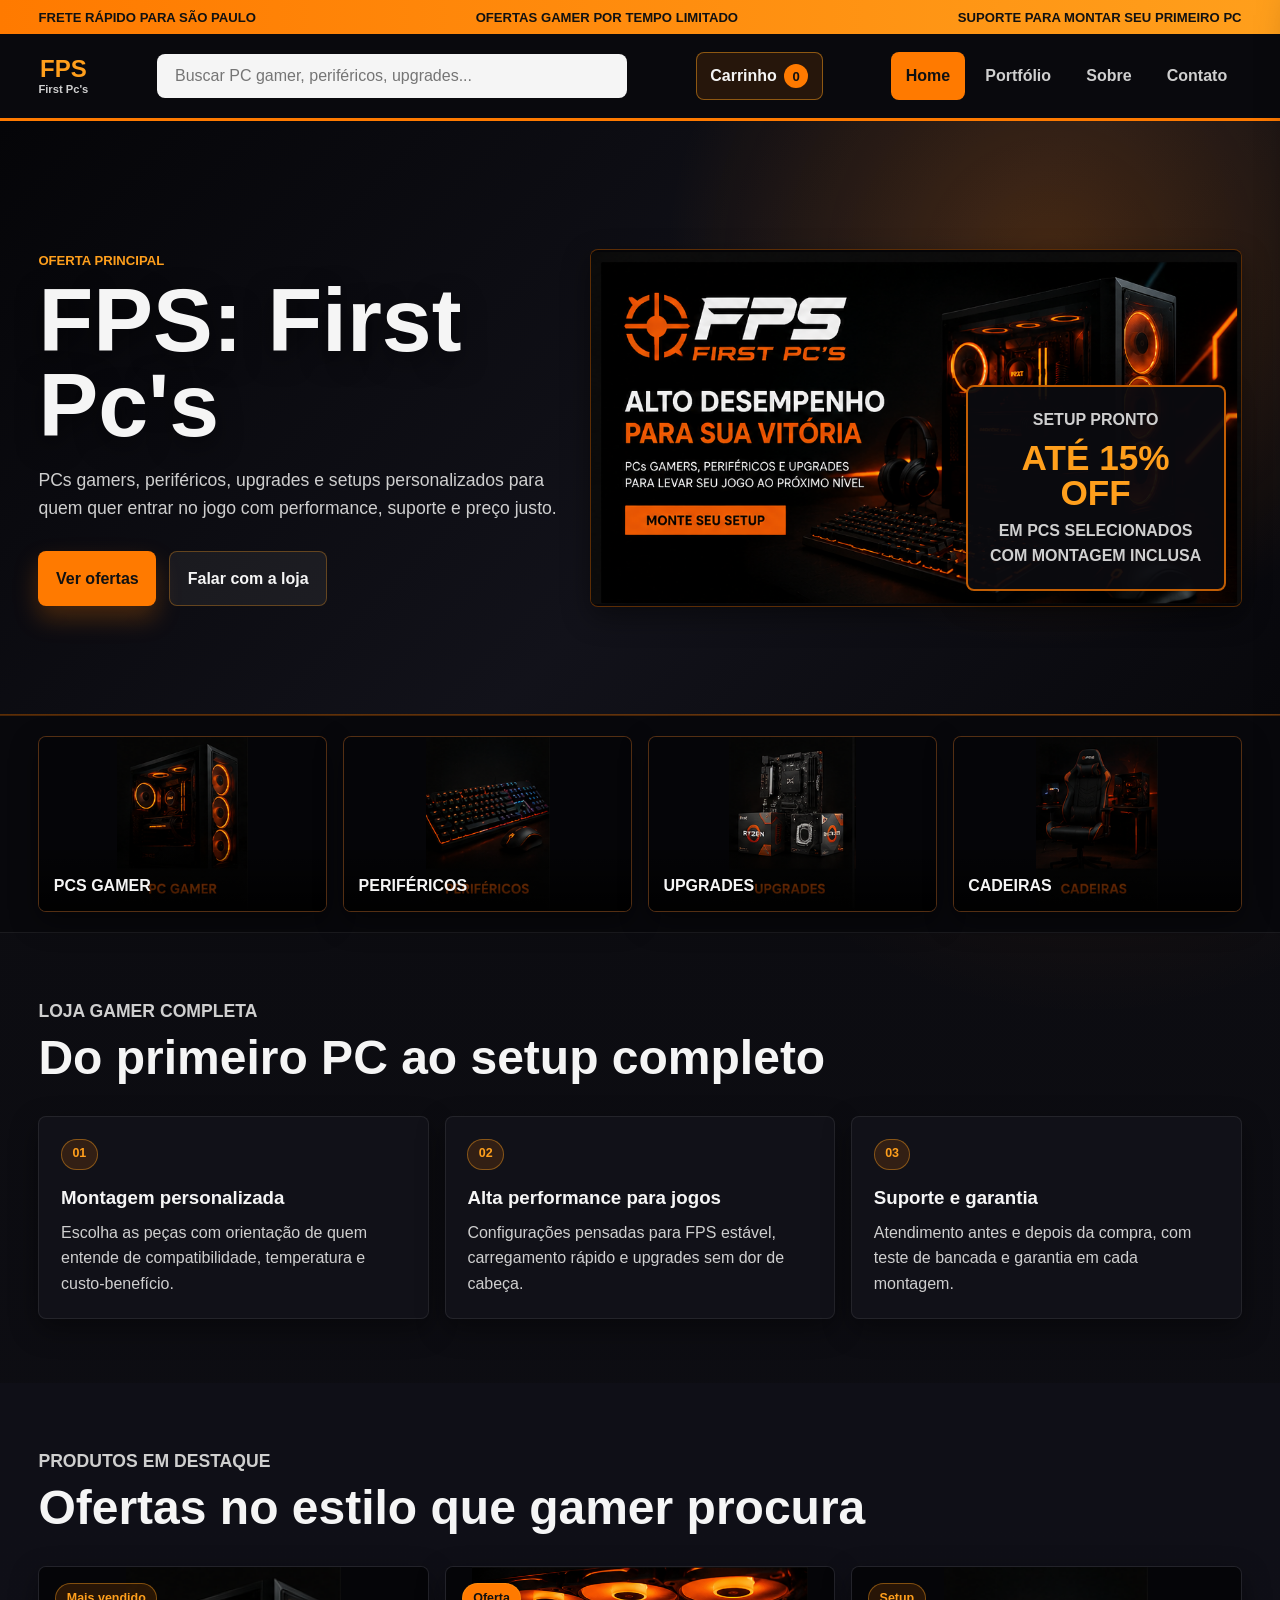
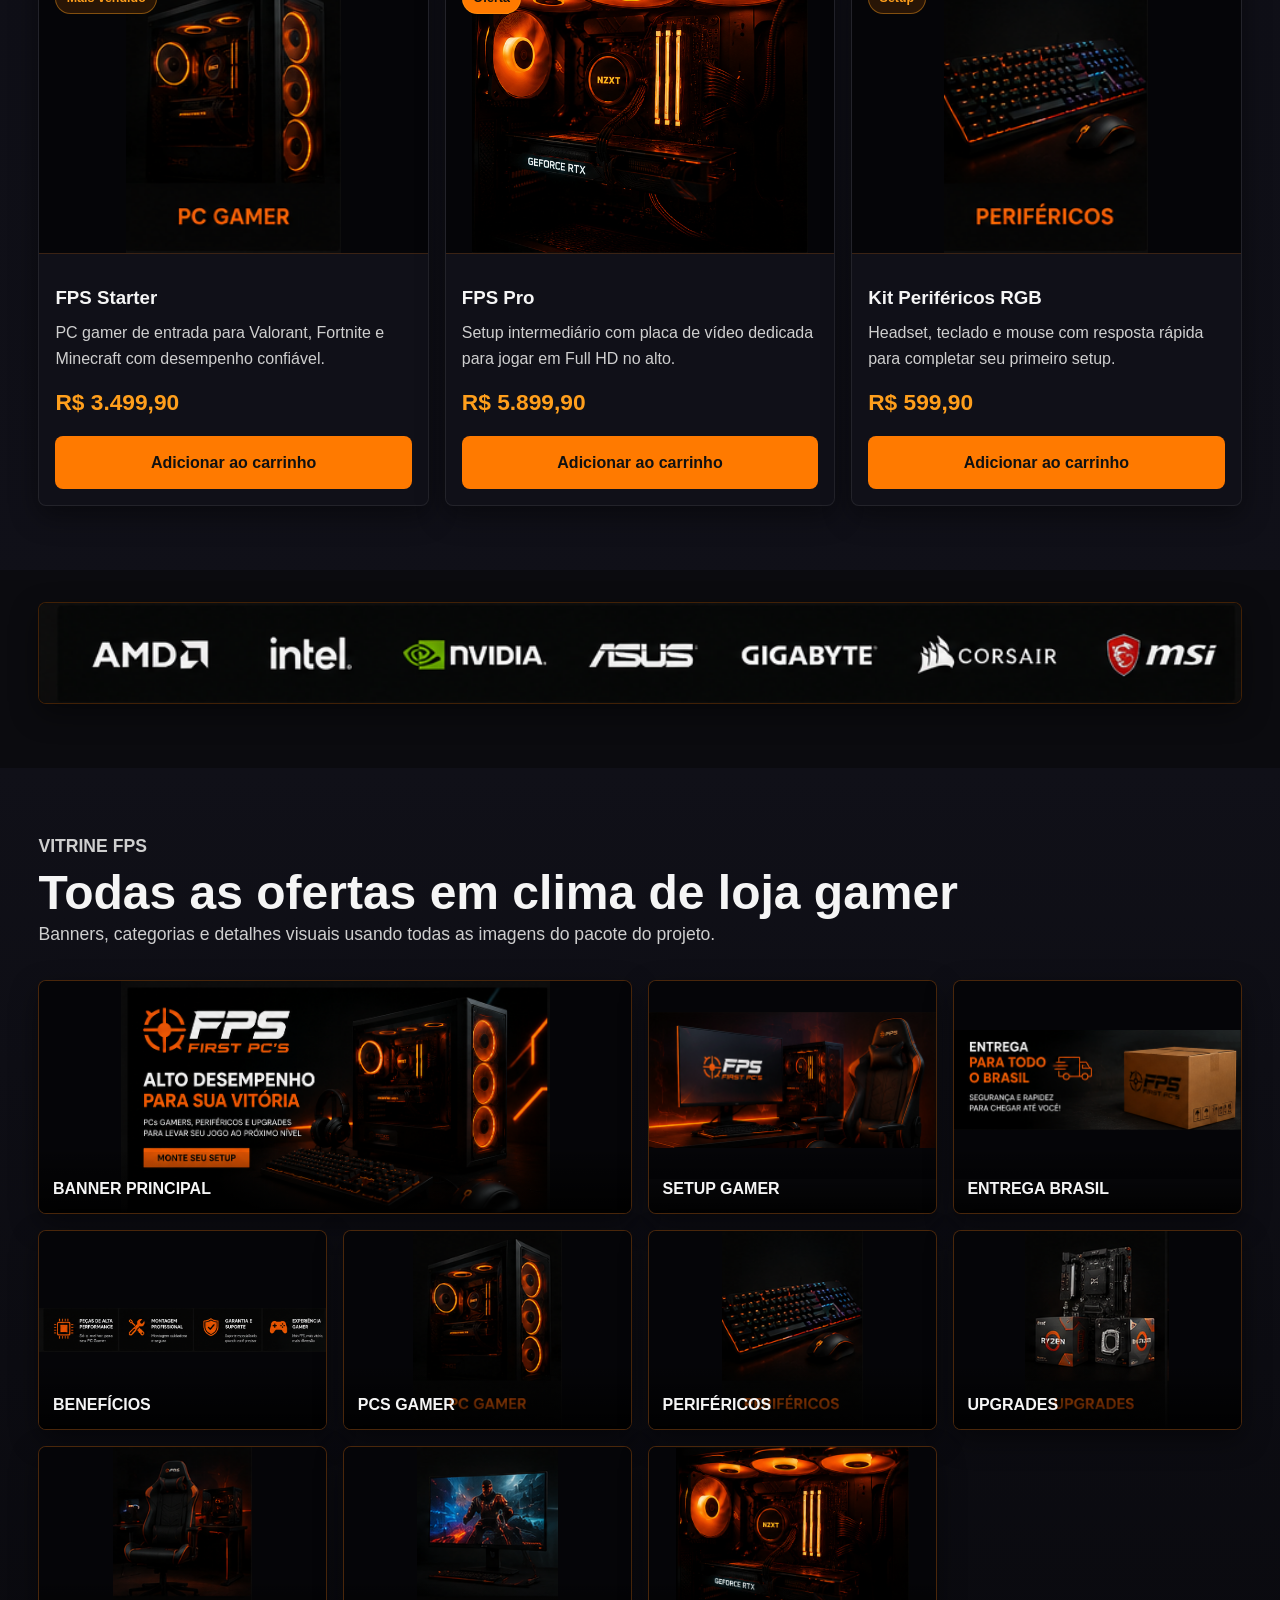
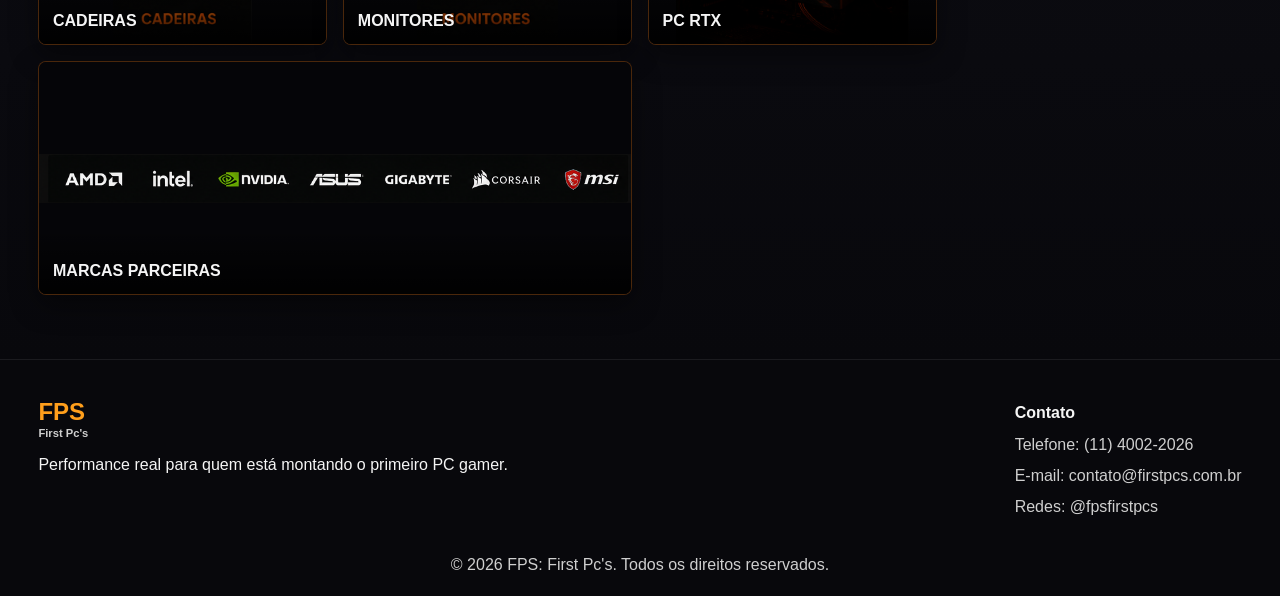
<file: index.html>
<!DOCTYPE html>
<html lang="pt-BR">
<head>
  <meta charset="UTF-8">
  <meta name="viewport" content="width=device-width, initial-scale=1.0">
  <title>FPS: First Pc's | Loja Gamer</title>
  <link rel="stylesheet" href="src/css/estilo.css?v=pichau3">
</head>
<body>
  <header class="site-header">
    <div class="top-strip">
      <div class="container top-strip-inner">
        <span>Frete rápido para São Paulo</span>
        <span>Ofertas gamer por tempo limitado</span>
        <span>Suporte para montar seu primeiro PC</span>
      </div>
    </div>
    <nav class="navbar" aria-label="Navegação principal">
      <a class="brand" href="index.html">FPS<span>First Pc's</span></a>
      <form class="search-box" role="search">
        <label class="sr-only" for="siteSearch">Buscar produtos</label>
        <input id="siteSearch" type="search" placeholder="Buscar PC gamer, periféricos, upgrades...">
      </form>
      <button class="menu-toggle" type="button" aria-label="Abrir menu" aria-expanded="false">Menu</button>
      <ul class="nav-links">
        <li><a href="index.html">Home</a></li>
        <li><a href="pages/portifolio.html">Portfólio</a></li>
        <li><a href="pages/sobre.html">Sobre</a></li>
        <li><a href="pages/contato.html">Contato</a></li>
      </ul>
    </nav>
  </header>

  <main>
    <section class="hero commerce-hero" id="home">
      <div class="container hero-grid">
        <div class="hero-content">
          <p class="eyebrow">Oferta principal</p>
          <h1>FPS: First Pc's</h1>
          <p class="hero-text">
            PCs gamers, periféricos, upgrades e setups personalizados para quem quer entrar no jogo com performance, suporte e preço justo.
          </p>
          <div class="hero-actions" aria-label="Ações principais">
            <a class="btn btn-primary" href="pages/portifolio.html">Ver ofertas</a>
            <a class="btn btn-secondary" href="pages/contato.html">Falar com a loja</a>
          </div>
        </div>
        <div class="hero-media" aria-label="Banner promocional FPS First Pc's">
          <img src="src/assets/img/01_hero_banner_fps_first_pcs.png" alt="Banner FPS First Pc's com PC gamer, periféricos e chamada de alto desempenho">
          <div class="deal-card">
            <span class="deal-kicker">Setup pronto</span>
            <strong>até 15% OFF</strong>
            <p>em PCs selecionados com montagem inclusa</p>
          </div>
        </div>
      </div>
    </section>

    <section class="category-band">
      <div class="container category-grid">
        <article class="category-tile">
          <img src="src/assets/img/05_card_pc_gamer.png" alt="PC gamer em promoção">
          <span>PCs Gamer</span>
        </article>
        <article class="category-tile">
          <img src="src/assets/img/06_card_perifericos.png" alt="Periféricos gamer">
          <span>Periféricos</span>
        </article>
        <article class="category-tile">
          <img src="src/assets/img/07_card_upgrades.png" alt="Upgrade de peças gamer">
          <span>Upgrades</span>
        </article>
        <article class="category-tile">
          <img src="src/assets/img/08_card_cadeiras.png" alt="Cadeiras gamer">
          <span>Cadeiras</span>
        </article>
      </div>
    </section>

    <section class="section">
      <div class="container">
        <div class="section-heading">
          <p class="eyebrow">Loja gamer completa</p>
          <h2>Do primeiro PC ao setup completo</h2>
        </div>
        <div class="benefit-grid">
          <article class="info-card">
            <span class="card-icon">01</span>
            <h3>Montagem personalizada</h3>
            <p>Escolha as peças com orientação de quem entende de compatibilidade, temperatura e custo-benefício.</p>
          </article>
          <article class="info-card">
            <span class="card-icon">02</span>
            <h3>Alta performance para jogos</h3>
            <p>Configurações pensadas para FPS estável, carregamento rápido e upgrades sem dor de cabeça.</p>
          </article>
          <article class="info-card">
            <span class="card-icon">03</span>
            <h3>Suporte e garantia</h3>
            <p>Atendimento antes e depois da compra, com teste de bancada e garantia em cada montagem.</p>
          </article>
        </div>
      </div>
    </section>

    <section class="section section-dark" id="ofertas">
      <div class="container">
        <div class="section-heading">
          <p class="eyebrow">Produtos em destaque</p>
          <h2>Ofertas no estilo que gamer procura</h2>
        </div>
        <div class="product-grid featured-products">
          <article class="product-card">
            <span class="tag">Mais vendido</span>
            <img src="src/assets/img/05_card_pc_gamer.png" alt="PC gamer de entrada FPS Starter">
            <div class="product-body">
              <h3>FPS Starter</h3>
              <p>PC gamer de entrada para Valorant, Fortnite e Minecraft com desempenho confiável.</p>
              <strong>R$ 3.499,90</strong>
              <button type="button" data-cart-action>Adicionar ao carrinho</button>
            </div>
          </article>
          <article class="product-card">
            <span class="tag tag-hot">Oferta</span>
            <img src="src/assets/img/10_closeup_pc_rtx.png" alt="PC gamer intermediário FPS Pro">
            <div class="product-body">
              <h3>FPS Pro</h3>
              <p>Setup intermediário com placa de vídeo dedicada para jogar em Full HD no alto.</p>
              <strong>R$ 5.899,90</strong>
              <button type="button" data-cart-action>Adicionar ao carrinho</button>
            </div>
          </article>
          <article class="product-card">
            <span class="tag">Setup</span>
            <img src="src/assets/img/06_card_perifericos.png" alt="Kit de periféricos RGB">
            <div class="product-body">
              <h3>Kit Periféricos RGB</h3>
              <p>Headset, teclado e mouse com resposta rápida para completar seu primeiro setup.</p>
              <strong>R$ 599,90</strong>
              <button type="button" data-cart-action>Adicionar ao carrinho</button>
            </div>
          </article>
        </div>
      </div>
    </section>

    <section class="brand-strip-section">
      <div class="container">
        <img src="src/assets/img/11_barra_marcas.png" alt="Marcas gamer parceiras da FPS First Pc's">
      </div>
    </section>

    <section class="section visual-showcase">
      <div class="container">
        <div class="section-heading">
          <p class="eyebrow">Vitrine FPS</p>
          <h2>Todas as ofertas em clima de loja gamer</h2>
          <p>Banners, categorias e detalhes visuais usando todas as imagens do pacote do projeto.</p>
        </div>

        <div class="showcase-grid">
          <article class="showcase-card showcase-card-wide">
            <img src="src/assets/img/01_hero_banner_fps_first_pcs.png" alt="Banner principal FPS First Pc's">
            <span>Banner principal</span>
          </article>
          <article class="showcase-card">
            <img src="src/assets/img/02_setup_gamer_fps.png" alt="Setup gamer FPS">
            <span>Setup gamer</span>
          </article>
          <article class="showcase-card">
            <img src="src/assets/img/03_entrega_brasil_fps.png" alt="Entrega FPS para todo o Brasil">
            <span>Entrega Brasil</span>
          </article>
          <article class="showcase-card">
            <img src="src/assets/img/04_beneficios_fps.png" alt="Benefícios da loja FPS">
            <span>Benefícios</span>
          </article>
          <article class="showcase-card">
            <img src="src/assets/img/05_card_pc_gamer.png" alt="Categoria de PCs gamer">
            <span>PCs gamer</span>
          </article>
          <article class="showcase-card">
            <img src="src/assets/img/06_card_perifericos.png" alt="Categoria de periféricos gamer">
            <span>Periféricos</span>
          </article>
          <article class="showcase-card">
            <img src="src/assets/img/07_card_upgrades.png" alt="Categoria de upgrades gamer">
            <span>Upgrades</span>
          </article>
          <article class="showcase-card">
            <img src="src/assets/img/08_card_cadeiras.png" alt="Categoria de cadeiras gamer">
            <span>Cadeiras</span>
          </article>
          <article class="showcase-card">
            <img src="src/assets/img/09_card_monitores.png" alt="Categoria de monitores gamer">
            <span>Monitores</span>
          </article>
          <article class="showcase-card">
            <img src="src/assets/img/10_closeup_pc_rtx.png" alt="Close do PC gamer RTX">
            <span>PC RTX</span>
          </article>
          <article class="showcase-card showcase-card-wide">
            <img src="src/assets/img/11_barra_marcas.png" alt="Barra de marcas FPS">
            <span>Marcas parceiras</span>
          </article>
        </div>
      </div>
    </section>
  </main>

  <footer class="site-footer">
    <div class="container footer-grid">
      <div>
        <a class="brand footer-brand" href="index.html">FPS<span>First Pc's</span></a>
        <p>Performance real para quem está montando o primeiro PC gamer.</p>
      </div>
      <address>
        <strong>Contato</strong>
        <span>Telefone: (11) 4002-2026</span>
        <span>E-mail: contato@firstpcs.com.br</span>
        <span>Redes: @fpsfirstpcs</span>
      </address>
    </div>
    <p class="copyright">&copy; <span data-current-year></span> FPS: First Pc's. Todos os direitos reservados.</p>
  </footer>

  <script src="src/js/script.js?v=pichau3"></script>
</body>
</html>
</file>
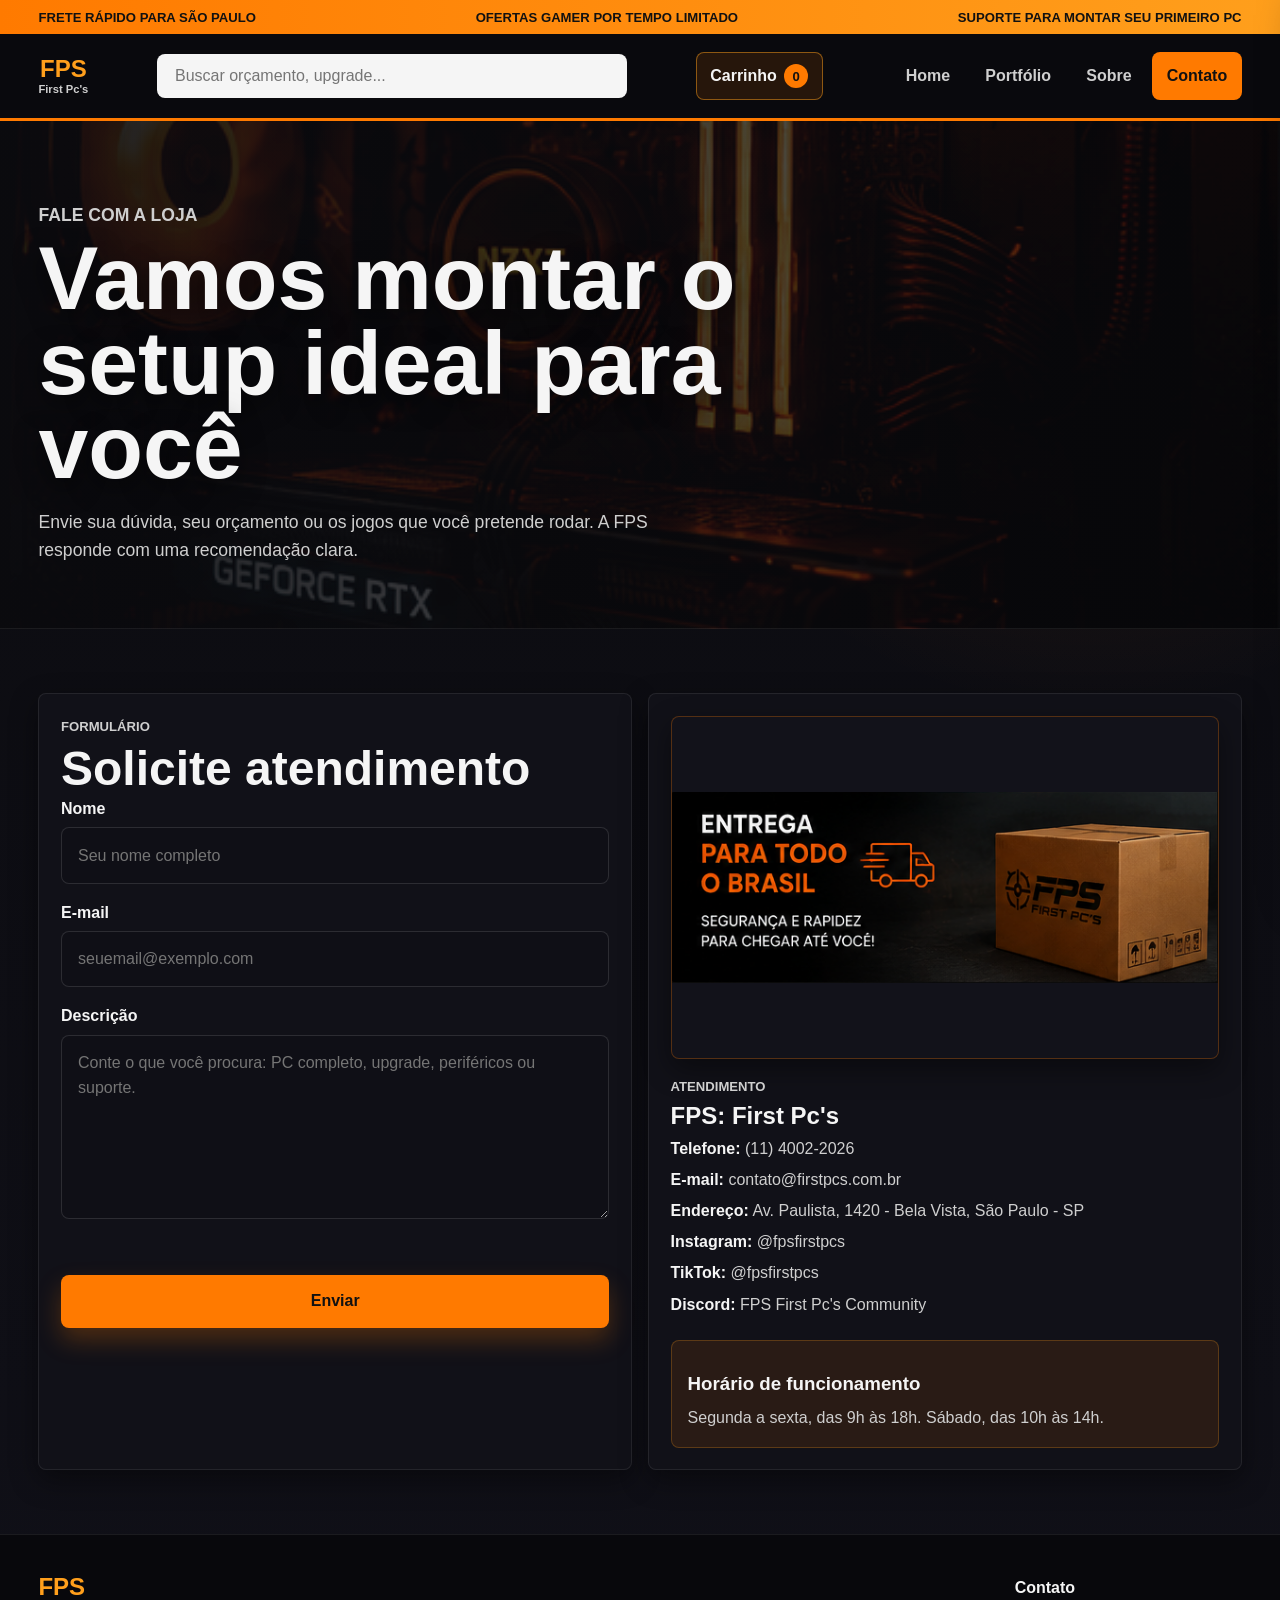
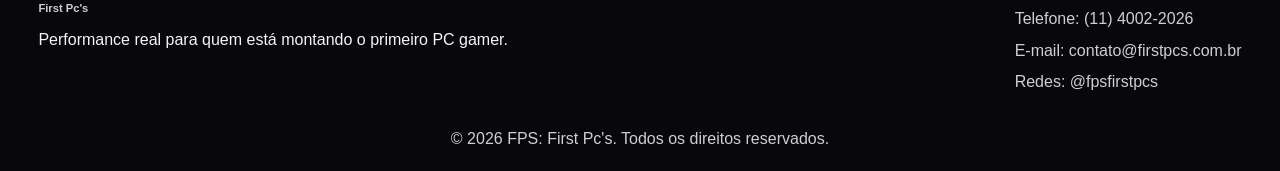
<file: pages/contato.html>
<!DOCTYPE html>
<html lang="pt-BR">
<head>
  <meta charset="UTF-8">
  <meta name="viewport" content="width=device-width, initial-scale=1.0">
  <title>Contato | FPS: First Pc's</title>
  <link rel="stylesheet" href="../src/css/estilo.css?v=pichau3">
</head>
<body>
  <header class="site-header">
    <div class="top-strip">
      <div class="container top-strip-inner">
        <span>Frete rápido para São Paulo</span>
        <span>Ofertas gamer por tempo limitado</span>
        <span>Suporte para montar seu primeiro PC</span>
      </div>
    </div>
    <nav class="navbar" aria-label="Navegação principal">
      <a class="brand" href="../index.html">FPS<span>First Pc's</span></a>
      <form class="search-box" role="search">
        <label class="sr-only" for="siteSearch">Buscar produtos</label>
        <input id="siteSearch" type="search" placeholder="Buscar orçamento, upgrade...">
      </form>
      <button class="menu-toggle" type="button" aria-label="Abrir menu" aria-expanded="false">Menu</button>
      <ul class="nav-links">
        <li><a href="../index.html">Home</a></li>
        <li><a href="portifolio.html">Portfólio</a></li>
        <li><a href="sobre.html">Sobre</a></li>
        <li><a href="contato.html">Contato</a></li>
      </ul>
    </nav>
  </header>
  <main>
    <section class="page-hero">
      <div class="container">
        <p class="eyebrow">Fale com a loja</p>
        <h1>Vamos montar o setup ideal para você</h1>
        <p>Envie sua dúvida, seu orçamento ou os jogos que você pretende rodar. A FPS responde com uma recomendação clara.</p>
      </div>
    </section>

    <section class="section">
      <div class="container contact-grid">
        <article class="content-block">
          <p class="eyebrow">Formulário</p>
          <h2>Solicite atendimento</h2>
          <form class="contact-form" id="contactForm" novalidate>
            <div class="field-group">
              <label for="name">Nome</label>
              <input type="text" id="name" name="name" placeholder="Seu nome completo" autocomplete="name">
            </div>

            <div class="field-group">
              <label for="email">E-mail</label>
              <input type="email" id="email" name="email" placeholder="seuemail@exemplo.com" autocomplete="email">
            </div>

            <div class="field-group">
              <label for="message">Descrição</label>
              <textarea id="message" name="message" rows="6" placeholder="Conte o que você procura: PC completo, upgrade, periféricos ou suporte."></textarea>
            </div>

            <p class="form-feedback" id="formFeedback" aria-live="polite"></p>
            <button type="submit">Enviar</button>
          </form>
        </article>

        <aside class="contact-card contact-card-visual" aria-label="Dados de contato da loja">
          <img src="../src/assets/img/03_entrega_brasil_fps.png" alt="Entrega gamer FPS para todo o Brasil">
          <p class="eyebrow">Atendimento</p>
          <h2>FPS: First Pc's</h2>
          <address>
            <span><strong>Telefone:</strong> (11) 4002-2026</span>
            <span><strong>E-mail:</strong> contato@firstpcs.com.br</span>
            <span><strong>Endereço:</strong> Av. Paulista, 1420 - Bela Vista, São Paulo - SP</span>
            <span><strong>Instagram:</strong> @fpsfirstpcs</span>
            <span><strong>TikTok:</strong> @fpsfirstpcs</span>
            <span><strong>Discord:</strong> FPS First Pc's Community</span>
          </address>

          <div class="support-box">
            <h3>Horário de funcionamento</h3>
            <p>Segunda a sexta, das 9h às 18h. Sábado, das 10h às 14h.</p>
          </div>
        </aside>
      </div>
    </section>
  </main>
  <footer class="site-footer">
    <div class="container footer-grid">
      <div>
        <a class="brand footer-brand" href="../index.html">FPS<span>First Pc's</span></a>
        <p>Performance real para quem está montando o primeiro PC gamer.</p>
      </div>
      <address>
        <strong>Contato</strong>
        <span>Telefone: (11) 4002-2026</span>
        <span>E-mail: contato@firstpcs.com.br</span>
        <span>Redes: @fpsfirstpcs</span>
      </address>
    </div>
    <p class="copyright">&copy; <span data-current-year></span> FPS: First Pc's. Todos os direitos reservados.</p>
  </footer>
  <script src="../src/js/script.js?v=pichau3"></script>
</body>
</html>
</file>
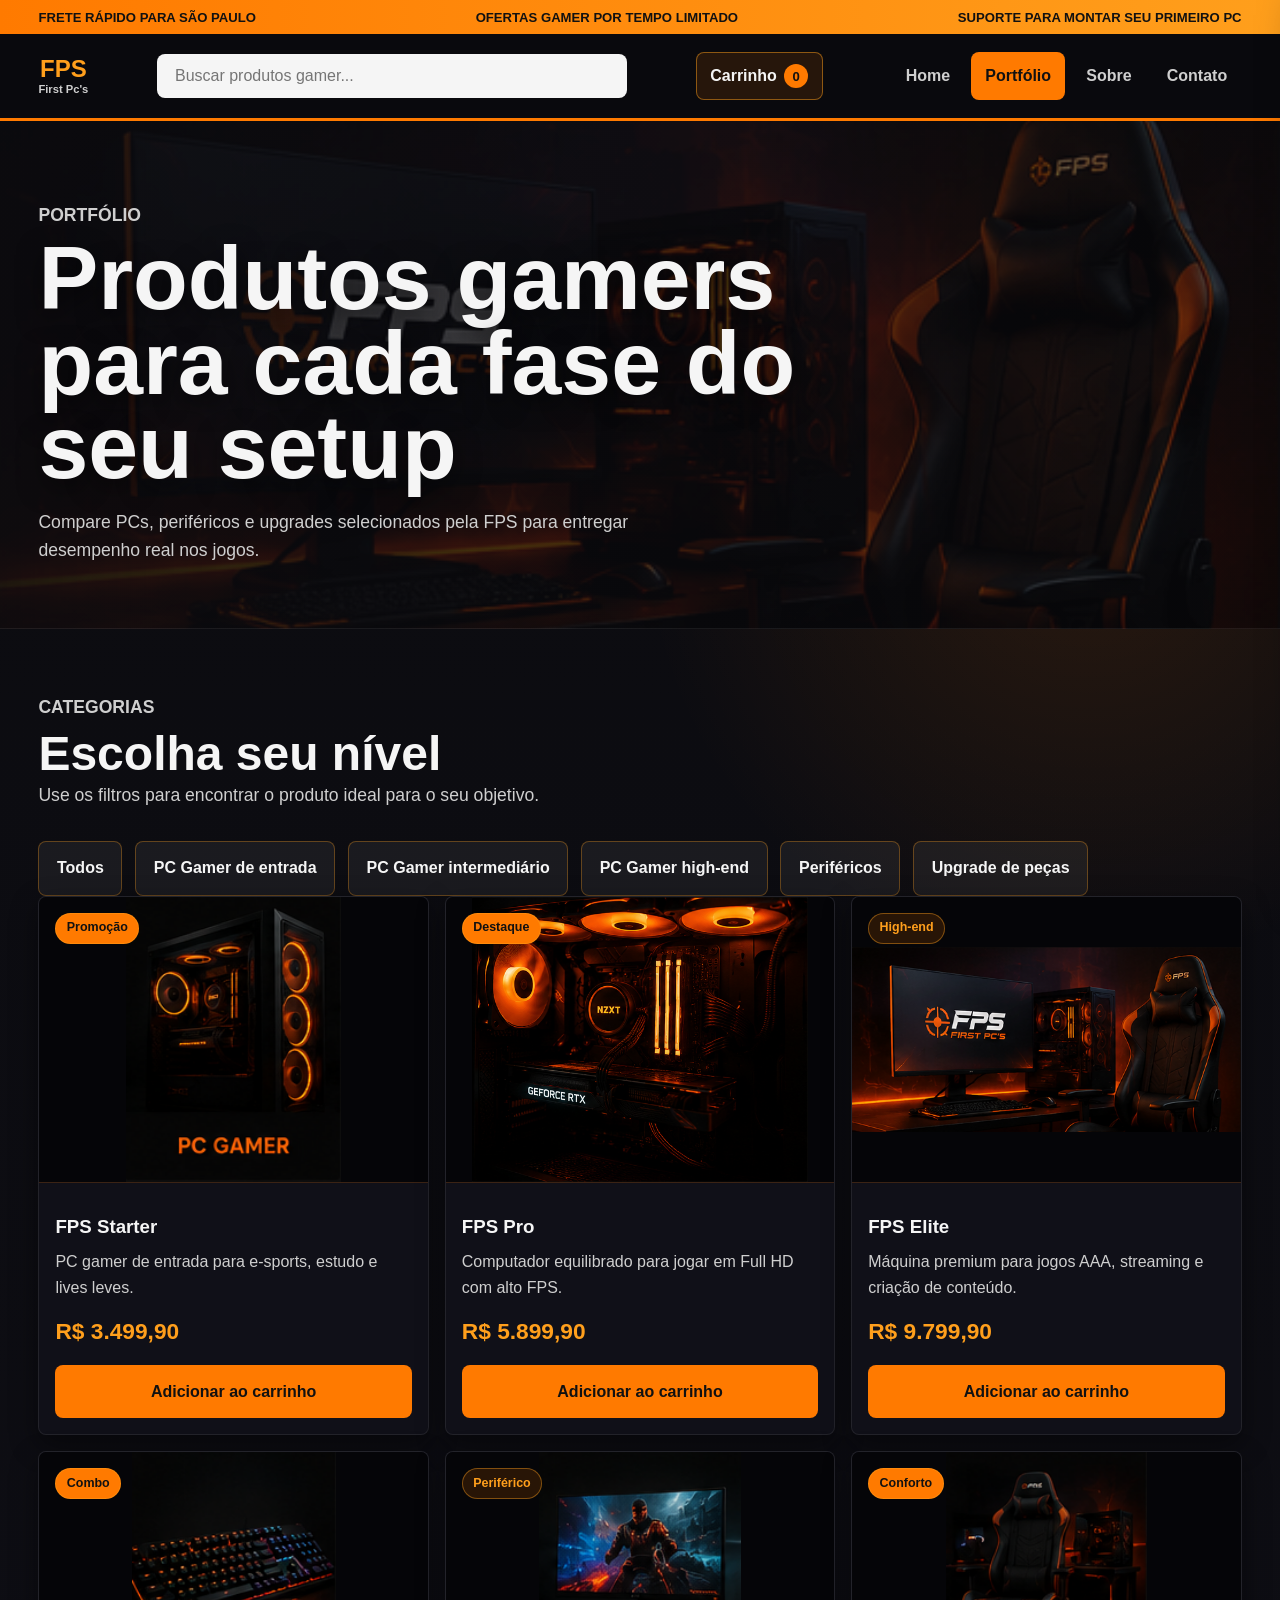
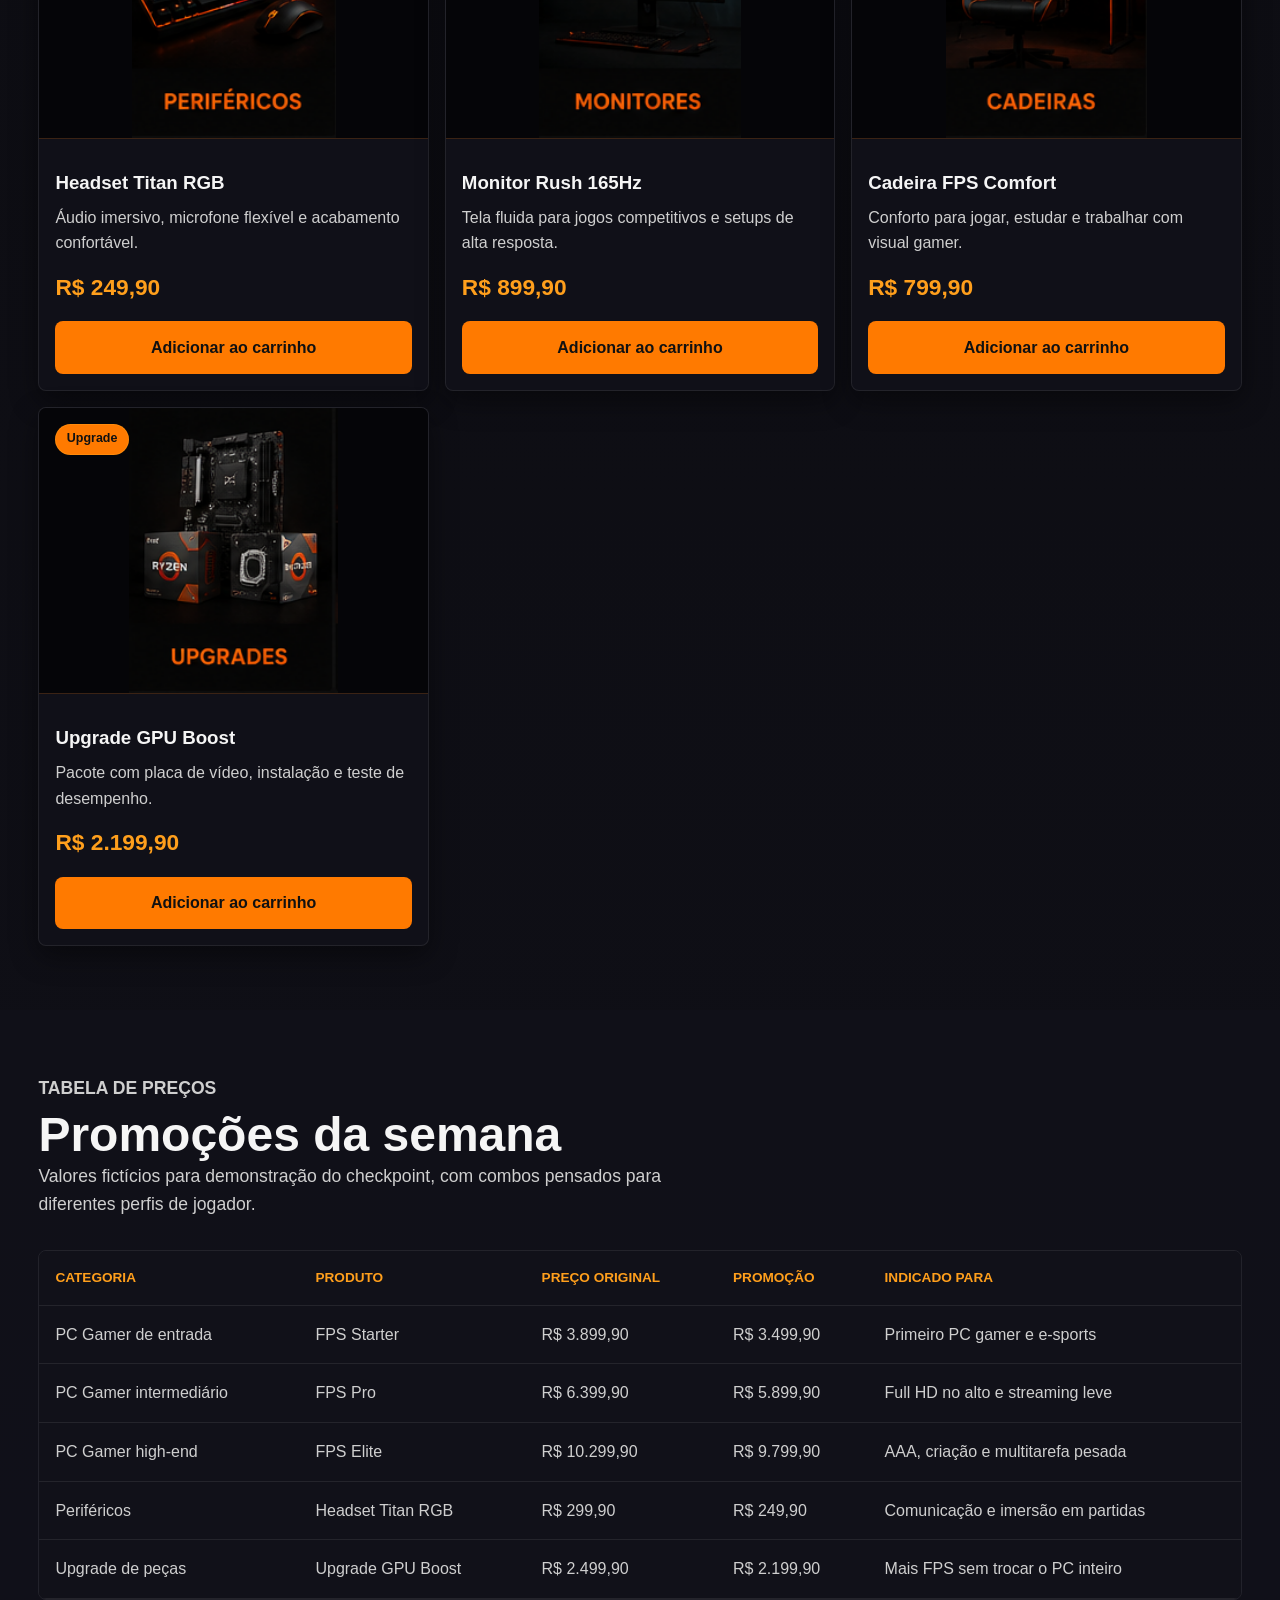
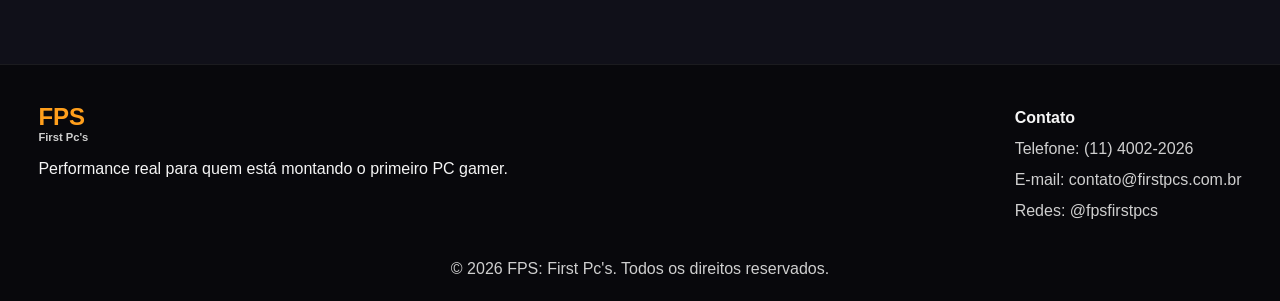
<file: pages/portifolio.html>
<!DOCTYPE html>
<html lang="pt-BR">
<head>
  <meta charset="UTF-8">
  <meta name="viewport" content="width=device-width, initial-scale=1.0">
  <title>Portfólio | FPS: First Pc's</title>
  <link rel="stylesheet" href="../src/css/estilo.css?v=pichau3">
</head>
<body>
  <header class="site-header">
    <div class="top-strip">
      <div class="container top-strip-inner">
        <span>Frete rápido para São Paulo</span>
        <span>Ofertas gamer por tempo limitado</span>
        <span>Suporte para montar seu primeiro PC</span>
      </div>
    </div>
    <nav class="navbar" aria-label="Navegação principal">
      <a class="brand" href="../index.html">FPS<span>First Pc's</span></a>
      <form class="search-box" role="search">
        <label class="sr-only" for="siteSearch">Buscar produtos</label>
        <input id="siteSearch" type="search" placeholder="Buscar produtos gamer...">
      </form>
      <button class="menu-toggle" type="button" aria-label="Abrir menu" aria-expanded="false">Menu</button>
      <ul class="nav-links">
        <li><a href="../index.html">Home</a></li>
        <li><a href="portifolio.html">Portfólio</a></li>
        <li><a href="sobre.html">Sobre</a></li>
        <li><a href="contato.html">Contato</a></li>
      </ul>
    </nav>
  </header>
  <main>
    <section class="page-hero page-hero-store">
      <div class="container">
        <p class="eyebrow">Portfólio</p>
        <h1>Produtos gamers para cada fase do seu setup</h1>
        <p>Compare PCs, periféricos e upgrades selecionados pela FPS para entregar desempenho real nos jogos.</p>
      </div>
    </section>

    <section class="section">
      <div class="container">
        <div class="section-heading">
          <p class="eyebrow">Categorias</p>
          <h2>Escolha seu nível</h2>
          <p>Use os filtros para encontrar o produto ideal para o seu objetivo.</p>
        </div>

        <div class="filter-actions" aria-label="Filtros de produtos">
          <button class="filter-btn active" type="button" data-filter="todos">Todos</button>
          <button class="filter-btn" type="button" data-filter="entrada">PC Gamer de entrada</button>
          <button class="filter-btn" type="button" data-filter="intermediario">PC Gamer intermediário</button>
          <button class="filter-btn" type="button" data-filter="high-end">PC Gamer high-end</button>
          <button class="filter-btn" type="button" data-filter="perifericos">Periféricos</button>
          <button class="filter-btn" type="button" data-filter="upgrade">Upgrade de peças</button>
        </div>

        <div class="product-grid catalog-grid" data-product-grid>
          <article class="product-card" data-category="entrada" data-promo="true">
            <span class="tag tag-hot">Promoção</span>
            <img src="../src/assets/img/05_card_pc_gamer.png" alt="PC Gamer FPS Starter">
            <div class="product-body">
              <h3>FPS Starter</h3>
              <p>PC gamer de entrada para e-sports, estudo e lives leves.</p>
              <strong>R$ 3.499,90</strong>
              <button type="button" data-cart-action>Adicionar ao carrinho</button>
            </div>
          </article>

          <article class="product-card" data-category="intermediario" data-promo="true">
            <span class="tag tag-hot">Destaque</span>
            <img src="../src/assets/img/10_closeup_pc_rtx.png" alt="PC Gamer FPS Pro">
            <div class="product-body">
              <h3>FPS Pro</h3>
              <p>Computador equilibrado para jogar em Full HD com alto FPS.</p>
              <strong>R$ 5.899,90</strong>
              <button type="button" data-cart-action>Adicionar ao carrinho</button>
            </div>
          </article>

          <article class="product-card" data-category="high-end" data-promo="false">
            <span class="tag">High-end</span>
            <img src="../src/assets/img/02_setup_gamer_fps.png" alt="PC Gamer FPS Elite">
            <div class="product-body">
              <h3>FPS Elite</h3>
              <p>Máquina premium para jogos AAA, streaming e criação de conteúdo.</p>
              <strong>R$ 9.799,90</strong>
              <button type="button" data-cart-action>Adicionar ao carrinho</button>
            </div>
          </article>

          <article class="product-card" data-category="perifericos" data-promo="true">
            <span class="tag tag-hot">Combo</span>
            <img src="../src/assets/img/06_card_perifericos.png" alt="Headset gamer RGB">
            <div class="product-body">
              <h3>Headset Titan RGB</h3>
              <p>Áudio imersivo, microfone flexível e acabamento confortável.</p>
              <strong>R$ 249,90</strong>
              <button type="button" data-cart-action>Adicionar ao carrinho</button>
            </div>
          </article>

          <article class="product-card" data-category="perifericos" data-promo="false">
            <span class="tag">Periférico</span>
            <img src="../src/assets/img/09_card_monitores.png" alt="Monitor gamer para setup FPS">
            <div class="product-body">
              <h3>Monitor Rush 165Hz</h3>
              <p>Tela fluida para jogos competitivos e setups de alta resposta.</p>
              <strong>R$ 899,90</strong>
              <button type="button" data-cart-action>Adicionar ao carrinho</button>
            </div>
          </article>

          <article class="product-card" data-category="perifericos" data-promo="true">
            <span class="tag tag-hot">Conforto</span>
            <img src="../src/assets/img/08_card_cadeiras.png" alt="Cadeira gamer FPS Comfort">
            <div class="product-body">
              <h3>Cadeira FPS Comfort</h3>
              <p>Conforto para jogar, estudar e trabalhar com visual gamer.</p>
              <strong>R$ 799,90</strong>
              <button type="button" data-cart-action>Adicionar ao carrinho</button>
            </div>
          </article>

          <article class="product-card" data-category="upgrade" data-promo="true">
            <span class="tag tag-hot">Upgrade</span>
            <img src="../src/assets/img/07_card_upgrades.png" alt="Placa de video para upgrade gamer">
            <div class="product-body">
              <h3>Upgrade GPU Boost</h3>
              <p>Pacote com placa de vídeo, instalação e teste de desempenho.</p>
              <strong>R$ 2.199,90</strong>
              <button type="button" data-cart-action>Adicionar ao carrinho</button>
            </div>
          </article>
        </div>
      </div>
    </section>

    <section class="section section-dark">
      <div class="container">
        <div class="section-heading">
          <p class="eyebrow">Tabela de preços</p>
          <h2>Promoções da semana</h2>
          <p>Valores fictícios para demonstração do checkpoint, com combos pensados para diferentes perfis de jogador.</p>
        </div>

        <div class="table-wrap" role="region" aria-label="Tabela de preços e promoções" tabindex="0">
          <table>
            <thead>
              <tr>
                <th>Categoria</th>
                <th>Produto</th>
                <th>Preço original</th>
                <th>Promoção</th>
                <th>Indicado para</th>
              </tr>
            </thead>
            <tbody>
              <tr>
                <td>PC Gamer de entrada</td>
                <td>FPS Starter</td>
                <td>R$ 3.899,90</td>
                <td>R$ 3.499,90</td>
                <td>Primeiro PC gamer e e-sports</td>
              </tr>
              <tr>
                <td>PC Gamer intermediário</td>
                <td>FPS Pro</td>
                <td>R$ 6.399,90</td>
                <td>R$ 5.899,90</td>
                <td>Full HD no alto e streaming leve</td>
              </tr>
              <tr>
                <td>PC Gamer high-end</td>
                <td>FPS Elite</td>
                <td>R$ 10.299,90</td>
                <td>R$ 9.799,90</td>
                <td>AAA, criação e multitarefa pesada</td>
              </tr>
              <tr>
                <td>Periféricos</td>
                <td>Headset Titan RGB</td>
                <td>R$ 299,90</td>
                <td>R$ 249,90</td>
                <td>Comunicação e imersão em partidas</td>
              </tr>
              <tr>
                <td>Upgrade de peças</td>
                <td>Upgrade GPU Boost</td>
                <td>R$ 2.499,90</td>
                <td>R$ 2.199,90</td>
                <td>Mais FPS sem trocar o PC inteiro</td>
              </tr>
            </tbody>
          </table>
        </div>
      </div>
    </section>
  </main>
  <footer class="site-footer">
    <div class="container footer-grid">
      <div>
        <a class="brand footer-brand" href="../index.html">FPS<span>First Pc's</span></a>
        <p>Performance real para quem está montando o primeiro PC gamer.</p>
      </div>
      <address>
        <strong>Contato</strong>
        <span>Telefone: (11) 4002-2026</span>
        <span>E-mail: contato@firstpcs.com.br</span>
        <span>Redes: @fpsfirstpcs</span>
      </address>
    </div>
    <p class="copyright">&copy; <span data-current-year></span> FPS: First Pc's. Todos os direitos reservados.</p>
  </footer>
  <script src="../src/js/script.js?v=pichau3"></script>
</body>
</html>
</file>
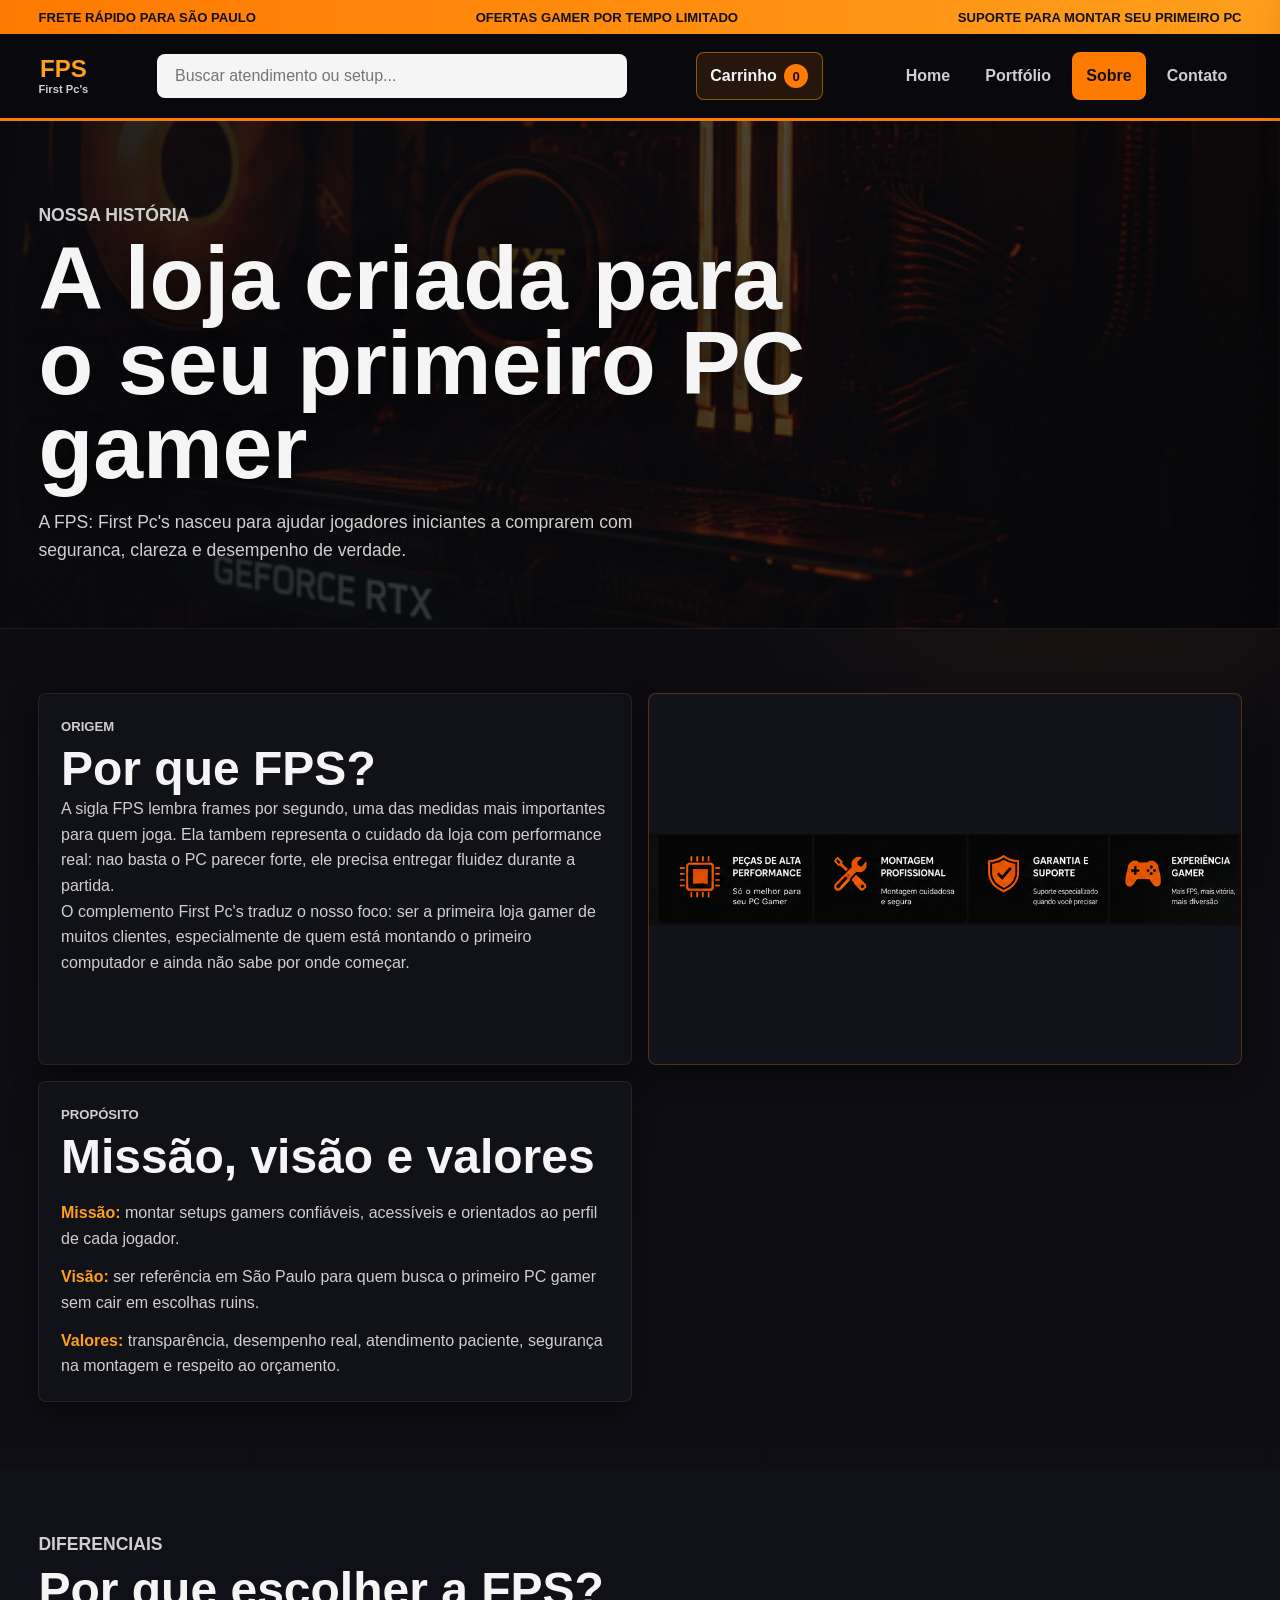
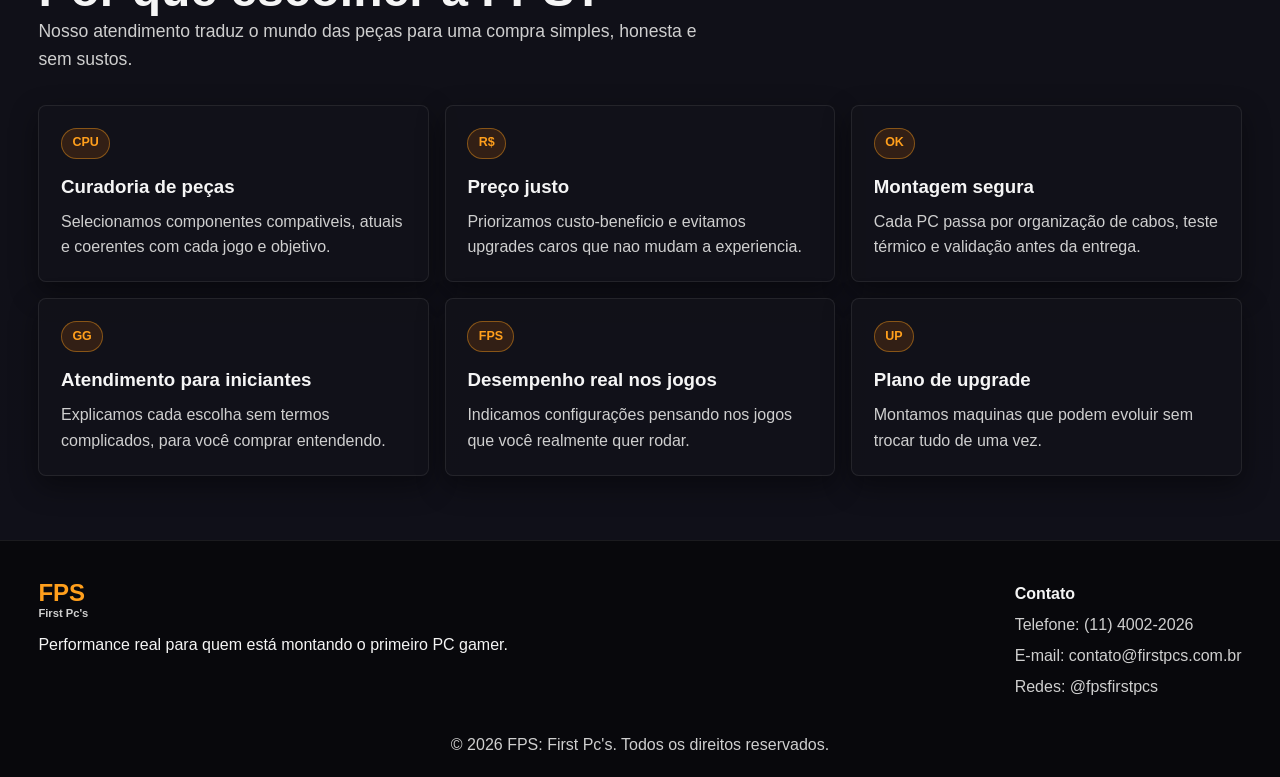
<file: pages/sobre.html>
<!DOCTYPE html>
<html lang="pt-BR">
<head>
  <meta charset="UTF-8">
  <meta name="viewport" content="width=device-width, initial-scale=1.0">
  <title>Sobre | FPS: First Pc's</title>
  <link rel="stylesheet" href="../src/css/estilo.css?v=pichau3">
</head>
<body>
  <header class="site-header">
    <div class="top-strip">
      <div class="container top-strip-inner">
        <span>Frete rápido para São Paulo</span>
        <span>Ofertas gamer por tempo limitado</span>
        <span>Suporte para montar seu primeiro PC</span>
      </div>
    </div>
    <nav class="navbar" aria-label="Navegação principal">
      <a class="brand" href="../index.html">FPS<span>First Pc's</span></a>
      <form class="search-box" role="search">
        <label class="sr-only" for="siteSearch">Buscar produtos</label>
        <input id="siteSearch" type="search" placeholder="Buscar atendimento ou setup...">
      </form>
      <button class="menu-toggle" type="button" aria-label="Abrir menu" aria-expanded="false">Menu</button>
      <ul class="nav-links">
        <li><a href="../index.html">Home</a></li>
        <li><a href="portifolio.html">Portfólio</a></li>
        <li><a href="sobre.html">Sobre</a></li>
        <li><a href="contato.html">Contato</a></li>
      </ul>
    </nav>
  </header>
  <main>
    <section class="page-hero">
      <div class="container">
        <p class="eyebrow">Nossa história</p>
        <h1>A loja criada para o seu primeiro PC gamer</h1>
        <p>A FPS: First Pc's nasceu para ajudar jogadores iniciantes a comprarem com seguranca, clareza e desempenho de verdade.</p>
      </div>
    </section>

    <section class="section">
      <div class="container about-grid">
        <article class="content-block">
          <p class="eyebrow">Origem</p>
          <h2>Por que FPS?</h2>
          <p>
            A sigla FPS lembra frames por segundo, uma das medidas mais importantes para quem joga. Ela tambem representa o cuidado da loja com performance real: nao basta o PC parecer forte, ele precisa entregar fluidez durante a partida.
          </p>
          <p>
            O complemento First Pc's traduz o nosso foco: ser a primeira loja gamer de muitos clientes, especialmente de quem está montando o primeiro computador e ainda não sabe por onde começar.
          </p>
        </article>

        <figure class="story-image">
          <img src="../src/assets/img/04_beneficios_fps.png" alt="Benefícios da loja FPS First Pc's">
        </figure>

        <article class="content-block">
          <p class="eyebrow">Propósito</p>
          <h2>Missão, visão e valores</h2>
          <ul class="clean-list">
            <li><strong>Missão:</strong> montar setups gamers confiáveis, acessíveis e orientados ao perfil de cada jogador.</li>
            <li><strong>Visão:</strong> ser referência em São Paulo para quem busca o primeiro PC gamer sem cair em escolhas ruins.</li>
            <li><strong>Valores:</strong> transparência, desempenho real, atendimento paciente, segurança na montagem e respeito ao orçamento.</li>
          </ul>
        </article>
      </div>
    </section>

    <section class="section section-dark">
      <div class="container">
        <div class="section-heading">
          <p class="eyebrow">Diferenciais</p>
          <h2>Por que escolher a FPS?</h2>
          <p>Nosso atendimento traduz o mundo das peças para uma compra simples, honesta e sem sustos.</p>
        </div>

        <div class="benefit-grid">
          <article class="value-card">
            <span class="card-icon">CPU</span>
            <h3>Curadoria de peças</h3>
            <p>Selecionamos componentes compativeis, atuais e coerentes com cada jogo e objetivo.</p>
          </article>
          <article class="value-card">
            <span class="card-icon">R$</span>
            <h3>Preço justo</h3>
            <p>Priorizamos custo-beneficio e evitamos upgrades caros que nao mudam a experiencia.</p>
          </article>
          <article class="value-card">
            <span class="card-icon">OK</span>
            <h3>Montagem segura</h3>
            <p>Cada PC passa por organização de cabos, teste térmico e validação antes da entrega.</p>
          </article>
          <article class="value-card">
            <span class="card-icon">GG</span>
            <h3>Atendimento para iniciantes</h3>
            <p>Explicamos cada escolha sem termos complicados, para você comprar entendendo.</p>
          </article>
          <article class="value-card">
            <span class="card-icon">FPS</span>
            <h3>Desempenho real nos jogos</h3>
            <p>Indicamos configurações pensando nos jogos que você realmente quer rodar.</p>
          </article>
          <article class="value-card">
            <span class="card-icon">UP</span>
            <h3>Plano de upgrade</h3>
            <p>Montamos maquinas que podem evoluir sem trocar tudo de uma vez.</p>
          </article>
        </div>
      </div>
    </section>
  </main>
  <footer class="site-footer">
    <div class="container footer-grid">
      <div>
        <a class="brand footer-brand" href="../index.html">FPS<span>First Pc's</span></a>
        <p>Performance real para quem está montando o primeiro PC gamer.</p>
      </div>
      <address>
        <strong>Contato</strong>
        <span>Telefone: (11) 4002-2026</span>
        <span>E-mail: contato@firstpcs.com.br</span>
        <span>Redes: @fpsfirstpcs</span>
      </address>
    </div>
    <p class="copyright">&copy; <span data-current-year></span> FPS: First Pc's. Todos os direitos reservados.</p>
  </footer>
  <script src="../src/js/script.js?v=pichau3"></script>
</body>
</html>
</file>
<file: src/css/estilo.css>
:root {
  --color-bg: #0b0b0f;
  --color-panel: #12121a;
  --color-panel-soft: #181823;
  --color-line: #2a2a36;
  --color-orange: #ff7a00;
  --color-orange-light: #ff9f1c;
  --color-text: #f5f5f5;
  --color-muted: #cfcfcf;
  --color-danger: #ff4d4d;
  --color-success: #41d37e;
  --shadow-card: 0 18px 42px rgba(0, 0, 0, .34);
  --shadow-store: 0 10px 28px rgba(0, 0, 0, .42);
  --radius: 8px;
  --radius-large: 18px;
  --transition: 180ms ease;
}

* {
  box-sizing: border-box;
  margin: 0;
  padding: 0;
}

html {
  scroll-behavior: smooth;
}

body {
  background:
    radial-gradient(circle at 85% 15%, rgba(255, 122, 0, .12), transparent 28rem),
    linear-gradient(180deg, #0b0b0f 0%, #101018 100%);
  color: var(--color-text);
  font-family: Arial, Helvetica, sans-serif;
  line-height: 1.6;
  min-height: 100vh;
}

img {
  display: block;
  max-width: 100%;
}

a {
  color: inherit;
}

button,
input,
textarea,
select {
  font: inherit;
}

.container {
  margin: 0 auto;
  width: min(1240px, 94%);
}

.site-header {
  background: #09090d;
  border-bottom: 3px solid var(--color-orange);
  position: sticky;
  top: 0;
  z-index: 20;
}

.top-strip {
  background: linear-gradient(90deg, #ff7a00, #ff9f1c);
  color: #111;
  font-size: .82rem;
  font-weight: 900;
  text-transform: uppercase;
}

.top-strip-inner {
  align-items: center;
  display: flex;
  gap: 1rem;
  justify-content: space-between;
  min-height: 34px;
}

.navbar {
  align-items: center;
  display: flex;
  gap: 1rem;
  justify-content: space-between;
  margin: 0 auto;
  min-height: 84px;
  width: min(1240px, 94%);
}

.brand {
  align-items: center;
  color: var(--color-orange-light);
  display: inline-flex;
  flex-direction: column;
  font-size: 1.5rem;
  font-weight: 900;
  line-height: 1;
  text-decoration: none;
  text-transform: uppercase;
}

.brand span {
  color: var(--color-muted);
  font-size: .7rem;
  font-weight: 700;
  letter-spacing: 0;
  margin-top: .22rem;
  text-transform: none;
}

.search-box {
  flex: 1;
  max-width: 470px;
}

.search-box input {
  background: #f5f5f5;
  border: 2px solid transparent;
  border-radius: var(--radius);
  color: #111;
  min-height: 44px;
  outline: none;
  padding: 0 1rem;
  width: 100%;
}

.search-box input:focus {
  border-color: var(--color-orange-light);
  box-shadow: 0 0 0 3px rgba(255, 122, 0, .24);
}

.sr-only {
  clip: rect(0, 0, 0, 0);
  height: 1px;
  overflow: hidden;
  position: absolute;
  white-space: nowrap;
  width: 1px;
}

.nav-links {
  align-items: center;
  display: flex;
  gap: .4rem;
  list-style: none;
}

.nav-links a {
  border-radius: var(--radius);
  color: var(--color-muted);
  display: inline-flex;
  font-weight: 700;
  padding: .7rem .9rem;
  text-decoration: none;
  transition: background var(--transition), color var(--transition);
}

.nav-links a:hover,
.nav-links a.active {
  background: var(--color-orange);
  color: #111;
}

.menu-toggle {
  background: transparent;
  border: 1px solid rgba(255, 159, 28, .45);
  border-radius: var(--radius);
  color: var(--color-text);
  cursor: pointer;
  display: none;
  font-weight: 700;
  padding: .65rem .9rem;
}

.cart-open {
  align-items: center;
  background: rgba(255, 122, 0, .12);
  border: 1px solid rgba(255, 159, 28, .48);
  border-radius: var(--radius);
  color: var(--color-text);
  cursor: pointer;
  display: inline-flex;
  font-weight: 900;
  gap: .45rem;
  min-height: 44px;
  padding: .65rem .85rem;
}

.cart-open span {
  align-items: center;
  background: var(--color-orange);
  border-radius: 999px;
  color: #111;
  display: inline-flex;
  font-size: .82rem;
  justify-content: center;
  min-height: 24px;
  min-width: 24px;
  padding: 0 .35rem;
}

.hero {
  min-height: 560px;
  padding: 4.5rem 0 3.2rem;
}

.commerce-hero {
  background:
    radial-gradient(circle at 82% 24%, rgba(255, 122, 0, .22), transparent 24rem),
    linear-gradient(135deg, #050508 0%, #12121a 58%, #08080c 100%);
  border-bottom: 1px solid rgba(255, 122, 0, .35);
}

.hero-grid {
  align-items: center;
  display: grid;
  gap: 2rem;
  grid-template-columns: minmax(0, 520px) minmax(360px, 1fr);
  min-height: 470px;
}

.hero-content h1,
.page-hero h1 {
  font-size: clamp(2.4rem, 7vw, 5.8rem);
  line-height: .94;
  margin: .45rem 0 1.2rem;
  max-width: 820px;
  text-shadow: 0 8px 26px rgba(0, 0, 0, .58);
}

.hero-text,
.page-hero p,
.section-heading p {
  color: var(--color-muted);
  font-size: 1.1rem;
  max-width: 680px;
}

.hero-actions,
.filter-actions {
  display: flex;
  flex-wrap: wrap;
  gap: .8rem;
  margin-top: 1.8rem;
}

.hero-media {
  position: relative;
}

.hero-media img {
  aspect-ratio: 1.82;
  background: #050508;
  border: 1px solid rgba(255, 122, 0, .35);
  border-radius: var(--radius);
  box-shadow: var(--shadow-store);
  object-fit: contain;
  width: 100%;
}

.deal-card {
  background: rgba(11, 11, 15, .94);
  border: 2px solid rgba(255, 122, 0, .75);
  border-radius: var(--radius);
  box-shadow: var(--shadow-store);
  bottom: 1rem;
  max-width: 260px;
  padding: 1.25rem;
  position: absolute;
  right: 1rem;
  text-align: center;
}

.deal-card strong {
  color: var(--color-orange-light);
  display: block;
  font-size: 2.2rem;
  line-height: 1;
  margin: .45rem 0;
  text-transform: uppercase;
}

.deal-card p,
.deal-kicker {
  color: var(--color-muted);
  font-weight: 800;
  text-transform: uppercase;
}

.eyebrow {
  color: var(--color-orange-light);
  font-size: .82rem;
  font-weight: 900;
  text-transform: uppercase;
}

.btn,
.filter-btn,
.product-card button,
.contact-form button {
  align-items: center;
  border: 0;
  border-radius: var(--radius);
  cursor: pointer;
  display: inline-flex;
  font-weight: 800;
  justify-content: center;
  min-height: 46px;
  padding: .85rem 1.1rem;
  text-decoration: none;
  transition: transform var(--transition), box-shadow var(--transition), background var(--transition);
}

.btn:hover,
.filter-btn:hover,
.product-card button:hover,
.contact-form button:hover {
  transform: translateY(-2px);
}

.btn-primary,
.contact-form button {
  background: var(--color-orange);
  box-shadow: 0 12px 24px rgba(255, 122, 0, .25);
  color: #111;
}

.btn-secondary,
.filter-btn {
  background: rgba(255, 255, 255, .06);
  border: 1px solid rgba(255, 159, 28, .32);
  color: var(--color-text);
}

.section,
.page-shell {
  padding: 4rem 0;
}

.section-dark {
  background: rgba(18, 18, 26, .66);
}

.page-hero {
  background:
    linear-gradient(90deg, rgba(11, 11, 15, .92), rgba(11, 11, 15, .62)),
    url("../assets/img/10_closeup_pc_rtx.png") center / cover no-repeat;
  border-bottom: 1px solid rgba(255, 255, 255, .07);
  padding: 5rem 0 4rem;
}

.page-hero-store {
  background:
    linear-gradient(90deg, rgba(11, 11, 15, .92), rgba(11, 11, 15, .56)),
    url("../assets/img/02_setup_gamer_fps.png") center / cover no-repeat;
}

.category-band {
  background: #08080c;
  border-bottom: 1px solid rgba(255, 255, 255, .08);
  border-top: 1px solid rgba(255, 122, 0, .25);
  padding: 1.25rem 0;
}

.category-grid {
  display: grid;
  gap: 1rem;
  grid-template-columns: repeat(4, minmax(0, 1fr));
}

.category-tile {
  background: var(--color-panel);
  border: 1px solid rgba(255, 122, 0, .28);
  border-radius: var(--radius);
  box-shadow: var(--shadow-store);
  overflow: hidden;
  position: relative;
  transition: transform var(--transition), border var(--transition);
}

.category-tile:hover {
  border-color: var(--color-orange-light);
  transform: translateY(-3px);
}

.category-tile img {
  aspect-ratio: 1.65;
  background: #050508;
  object-fit: contain;
  width: 100%;
}

.category-tile span {
  background: linear-gradient(0deg, rgba(0, 0, 0, .9), rgba(0, 0, 0, .2));
  bottom: 0;
  color: var(--color-text);
  font-weight: 900;
  left: 0;
  padding: 1.4rem .9rem .8rem;
  position: absolute;
  right: 0;
  text-transform: uppercase;
}

.section-heading {
  margin-bottom: 2rem;
}

.section-heading h2,
.content-block h2 {
  font-size: clamp(1.8rem, 4vw, 3rem);
  line-height: 1.1;
  margin-top: .4rem;
}

.benefit-grid,
.product-grid,
.about-grid,
.contact-grid {
  display: grid;
  gap: 1rem;
}

.benefit-grid,
.product-grid {
  grid-template-columns: repeat(3, minmax(0, 1fr));
}

.about-grid,
.contact-grid {
  grid-template-columns: repeat(2, minmax(0, 1fr));
}

.info-card,
.product-card,
.contact-card,
.value-card,
.content-block {
  background: rgba(18, 18, 26, .96);
  border: 1px solid rgba(255, 255, 255, .08);
  border-radius: var(--radius);
  box-shadow: var(--shadow-store);
}

.info-card,
.contact-card,
.value-card,
.content-block {
  padding: 1.35rem;
}

.info-card,
.product-card {
  transition: border var(--transition), transform var(--transition);
}

.info-card:hover,
.product-card:hover {
  border-color: rgba(255, 159, 28, .75);
  transform: translateY(-5px);
}

.card-icon,
.tag {
  background: rgba(255, 122, 0, .14);
  border: 1px solid rgba(255, 159, 28, .42);
  border-radius: 999px;
  color: var(--color-orange-light);
  display: inline-flex;
  font-size: .78rem;
  font-weight: 900;
  padding: .28rem .65rem;
}

.info-card h3,
.product-card h3,
.value-card h3,
.contact-card h3 {
  margin: .8rem 0 .45rem;
}

.info-card p,
.product-card p,
.value-card p,
.contact-card p,
.content-block p,
.content-block li {
  color: var(--color-muted);
}

.clean-list {
  display: grid;
  gap: .8rem;
  list-style: none;
  margin-top: 1rem;
}

.clean-list strong {
  color: var(--color-orange-light);
}

.product-card {
  background: #101018;
  overflow: hidden;
  position: relative;
}

.product-card[hidden] {
  display: none;
}

.product-card img {
  aspect-ratio: 1.36;
  background: #050508;
  object-fit: contain;
  width: 100%;
}

.product-card .tag {
  left: 1rem;
  position: absolute;
  top: 1rem;
  z-index: 1;
}

.tag-hot {
  background: var(--color-orange);
  color: #111;
}

.product-body {
  border-top: 1px solid rgba(255, 122, 0, .18);
  padding: 1rem;
}

.product-body strong {
  color: var(--color-orange-light);
  display: block;
  font-size: 1.42rem;
  margin-top: .8rem;
}

.product-card button {
  background: var(--color-orange);
  color: #111;
  margin-top: 1rem;
  width: 100%;
}

.brand-strip-section {
  background: #0b0b0f;
  padding: 2rem 0 4rem;
}

.brand-strip-section img {
  background: #050508;
  border: 1px solid rgba(255, 122, 0, .24);
  border-radius: var(--radius);
  box-shadow: var(--shadow-store);
  object-fit: contain;
  width: 100%;
}

.visual-showcase {
  background: linear-gradient(180deg, #101018 0%, #08080c 100%);
}

.showcase-grid {
  display: grid;
  gap: 1rem;
  grid-template-columns: repeat(4, minmax(0, 1fr));
}

.showcase-card {
  background: #0b0b0f;
  border: 1px solid rgba(255, 122, 0, .26);
  border-radius: var(--radius);
  box-shadow: var(--shadow-store);
  overflow: hidden;
  position: relative;
}

.showcase-card-wide {
  grid-column: span 2;
}

.showcase-card img {
  aspect-ratio: 1.45;
  background: #050508;
  object-fit: contain;
  width: 100%;
}

.showcase-card-wide img {
  aspect-ratio: 2.55;
}

.showcase-card span {
  background: linear-gradient(0deg, rgba(0, 0, 0, .9), rgba(0, 0, 0, .08));
  bottom: 0;
  color: var(--color-text);
  font-weight: 900;
  left: 0;
  padding: 1.5rem .85rem .7rem;
  position: absolute;
  right: 0;
  text-transform: uppercase;
}

.story-image,
.contact-card-visual img {
  background: var(--color-panel);
  border: 1px solid rgba(255, 122, 0, .28);
  border-radius: var(--radius);
  box-shadow: var(--shadow-store);
  overflow: hidden;
}

.story-image img,
.contact-card-visual img {
  aspect-ratio: 1.6;
  object-fit: contain;
  width: 100%;
}

.cart-panel {
  background: #0b0b0f;
  border-left: 2px solid rgba(255, 122, 0, .5);
  bottom: 0;
  box-shadow: -18px 0 42px rgba(0, 0, 0, .48);
  display: grid;
  grid-template-rows: auto 1fr auto;
  max-width: 420px;
  position: fixed;
  right: 0;
  top: 0;
  transform: translateX(110%);
  transition: transform var(--transition);
  width: min(92vw, 420px);
  z-index: 50;
}

.cart-panel.is-open {
  transform: translateX(0);
}

.cart-panel-header,
.cart-panel-footer {
  border-bottom: 1px solid rgba(255, 255, 255, .08);
  padding: 1.25rem;
}

.cart-panel-header {
  align-items: center;
  display: flex;
  justify-content: space-between;
}

.cart-panel-header h2 {
  line-height: 1;
}

.cart-close,
.cart-clear,
.cart-item button {
  background: rgba(255, 255, 255, .06);
  border: 1px solid rgba(255, 159, 28, .32);
  border-radius: var(--radius);
  color: var(--color-text);
  cursor: pointer;
  font-weight: 800;
  padding: .6rem .8rem;
}

.cart-items {
  display: grid;
  gap: .85rem;
  overflow-y: auto;
  padding: 1.25rem;
}

.cart-item {
  align-items: center;
  background: rgba(255, 255, 255, .04);
  border: 1px solid rgba(255, 255, 255, .08);
  border-radius: var(--radius);
  display: grid;
  gap: .8rem;
  grid-template-columns: 82px 1fr;
  padding: .75rem;
}

.cart-item img {
  aspect-ratio: 1;
  background: #050508;
  border-radius: var(--radius);
  object-fit: contain;
  width: 82px;
}

.cart-item h3 {
  font-size: 1rem;
}

.cart-item p,
.cart-empty {
  color: var(--color-muted);
}

.cart-item button {
  margin-top: .45rem;
}

.cart-panel-footer {
  border-bottom: 0;
  border-top: 1px solid rgba(255, 255, 255, .08);
  display: grid;
  gap: .8rem;
}

.cart-total-line {
  align-items: center;
  display: flex;
  justify-content: space-between;
}

.cart-total-line strong {
  color: var(--color-orange-light);
  font-size: 1.35rem;
}

.cart-checkout {
  width: 100%;
}

.contact-card-visual img {
  margin-bottom: 1.1rem;
}

.table-wrap {
  border: 1px solid rgba(255, 255, 255, .08);
  border-radius: var(--radius);
  overflow-x: auto;
}

table {
  background: rgba(18, 18, 26, .88);
  border-collapse: collapse;
  min-width: 720px;
  width: 100%;
}

th,
td {
  border-bottom: 1px solid rgba(255, 255, 255, .08);
  padding: 1rem;
  text-align: left;
}

th {
  color: var(--color-orange-light);
  font-size: .85rem;
  text-transform: uppercase;
}

td {
  color: var(--color-muted);
}

.contact-form {
  display: grid;
  gap: 1rem;
}

.support-box {
  background: rgba(255, 122, 0, .1);
  border: 1px solid rgba(255, 159, 28, .24);
  border-radius: var(--radius);
  margin-top: 1.4rem;
  padding: 1rem;
}

.support-box h3 {
  margin-bottom: .35rem;
}

.field-group {
  display: grid;
  gap: .35rem;
}

.field-group label {
  color: var(--color-text);
  font-weight: 800;
}

.field-group input,
.field-group textarea {
  background: #0f0f16;
  border: 1px solid rgba(255, 255, 255, .12);
  border-radius: var(--radius);
  color: var(--color-text);
  outline: none;
  padding: .9rem 1rem;
  transition: border var(--transition), box-shadow var(--transition);
}

.field-group input:focus,
.field-group textarea:focus {
  border-color: var(--color-orange-light);
  box-shadow: 0 0 0 3px rgba(255, 122, 0, .16);
}

.form-feedback {
  border-radius: var(--radius);
  font-weight: 800;
  min-height: 1.5rem;
}

.form-feedback.error {
  color: var(--color-danger);
}

.form-feedback.success {
  color: var(--color-success);
}

.site-footer {
  background: #08080c;
  border-top: 1px solid rgba(255, 255, 255, .08);
  padding: 2.5rem 0 1.2rem;
}

.footer-grid {
  align-items: start;
  display: grid;
  gap: 1.5rem;
  grid-template-columns: 1fr auto;
}

.footer-brand {
  align-items: flex-start;
  margin-bottom: .8rem;
}

address {
  color: var(--color-muted);
  display: grid;
  font-style: normal;
  gap: .35rem;
}

address strong {
  color: var(--color-text);
}

.copyright {
  color: var(--color-muted);
  margin-top: 2rem;
  text-align: center;
}

@media (max-width: 860px) {
  .menu-toggle {
    display: inline-flex;
  }

  .nav-links {
    background: rgba(18, 18, 26, .98);
    border: 1px solid rgba(255, 255, 255, .08);
    border-radius: var(--radius);
    display: none;
    flex-direction: column;
    left: 4%;
    padding: .6rem;
    position: absolute;
    right: 4%;
    top: 118px;
  }

  .nav-links.is-open {
    display: flex;
  }

  .nav-links a {
    justify-content: center;
    width: 100%;
  }

  .hero-grid,
  .about-grid,
  .contact-grid,
  .footer-grid {
    grid-template-columns: 1fr;
  }

  .hero {
    min-height: auto;
  }

  .search-box {
    order: 3;
    max-width: none;
    width: 100%;
  }

  .cart-open {
    margin-left: auto;
  }

  .navbar {
    flex-wrap: wrap;
    padding: .8rem 0;
  }

  .top-strip-inner {
    justify-content: center;
  }

  .top-strip-inner span:nth-child(n+2) {
    display: none;
  }

  .benefit-grid,
  .product-grid {
    grid-template-columns: repeat(2, minmax(0, 1fr));
  }

  .category-grid {
    grid-template-columns: repeat(2, minmax(0, 1fr));
  }

  .showcase-grid {
    grid-template-columns: repeat(2, minmax(0, 1fr));
  }
}

@media (max-width: 620px) {
  .benefit-grid,
  .product-grid,
  .category-grid {
    grid-template-columns: 1fr;
  }

  .hero,
  .section,
  .page-shell,
  .page-hero {
    padding: 3.2rem 0;
  }

  .deal-card {
    margin-top: .8rem;
    max-width: none;
    position: static;
    text-align: left;
  }

  .showcase-grid,
  .showcase-card-wide {
    grid-column: auto;
    grid-template-columns: 1fr;
  }

  .btn,
  .filter-btn {
    width: 100%;
  }

  .product-card button,
  .contact-form button {
    width: 100%;
  }
}
</file>
